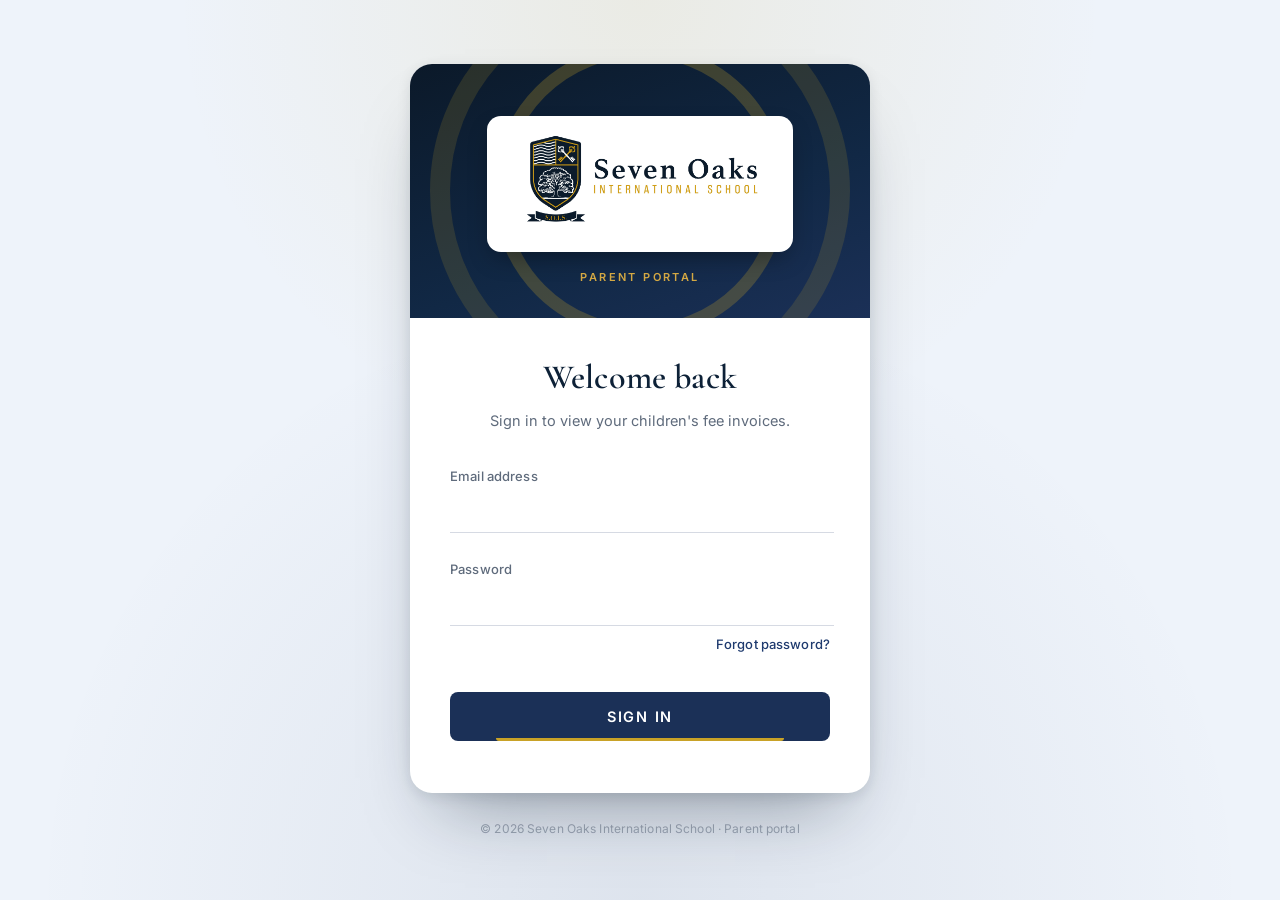
<file: parent-portal.html>
<!DOCTYPE html>
<html lang="en">
<head>
  <meta charset="UTF-8">
  <meta name="viewport" content="width=device-width, initial-scale=1.0">
  <title>Parent Portal — Seven Oaks International School</title>

  <!-- ── Display type (matches staff login page) ── -->
  <link rel="preconnect" href="https://fonts.googleapis.com">
  <link rel="preconnect" href="https://fonts.gstatic.com" crossorigin>
  <link href="https://fonts.googleapis.com/css2?family=Cormorant+Garamond:ital,wght@0,500;0,600;1,500&family=Inter:wght@400;500;600;700&display=swap" rel="stylesheet">

  <!-- ── Core styles (variables + login card shell), reused as-is ── -->
  <link rel="stylesheet" href="css/core.css?v=20260924a">
  <link rel="stylesheet" href="css/auth.css?v=20260903b">
  <link rel="stylesheet" href="css/parent-portal.css?v=20260924a">
</head>
<body class="login-page">
  <div id="pp-root"></div>

  <!-- Same school letterhead the staff app prints with. -->
  <script src="js/print-letterhead.js?v=20260924a"></script>
  <script src="js/parent-portal.js?v=20260924a"></script>
</body>
</html>
</file>
<file: css/core.css>
/* ==================== CSS CUSTOM PROPERTIES ==================== */
:root {
  /* NAVY — primary colour */
  --navy-950: #0B1929;
  --navy-900: #0D2137;
  --navy-800: #112845;
  --navy-700: #1B3057;
  --navy-600: #1E3A6E;
  --navy-400: #4A6FA5;
  --navy-100: #DCE6F5;
  --navy-50:  #EEF3FA;

  /* GOLD — complementary colour */
  --gold-600: #A67C00;
  --gold-500: #C9A227;
  --gold-400: #D4A843;
  --gold-200: #EDD88A;
  --gold-100: #FAF2D3;

  /* BRAND MOTIF — gold "incomplete rings within rings" + a wave line, echoing
     the wave quadrant of the school crest. Reused as a low-opacity decorative
     ::before layer wherever there's navy background with no dense text
     (rail, flyout header banner, dashboard hero, parent-portal topbar) —
     never behind list rows or tables. */
  --brand-motif-url: url("data:image/svg+xml,%3Csvg xmlns='http://www.w3.org/2000/svg' viewBox='0 0 640 400'%3E%3Ccircle cx='520' cy='120' r='230' fill='none' stroke='%23C9A227' stroke-width='16' stroke-dasharray='560 460' opacity='0.10'/%3E%3Ccircle cx='520' cy='120' r='150' fill='none' stroke='%23D4A843' stroke-width='10' stroke-dasharray='380 240' opacity='0.16'/%3E%3Ccircle cx='520' cy='120' r='92' fill='none' stroke='%23EDD88A' stroke-width='6' stroke-dasharray='230 150' opacity='0.20'/%3E%3Cpath d='M-20 300 Q20 275 60 300 T140 300 T220 300 T300 300 T380 300 T460 300 T540 300 T620 300 T700 300' fill='none' stroke='%23C9A227' stroke-width='3' opacity='0.14'/%3E%3Cpath d='M-20 340 Q20 315 60 340 T140 340 T220 340 T300 340 T380 340 T460 340 T540 340 T620 340 T700 340' fill='none' stroke='%23C9A227' stroke-width='2' opacity='0.09'/%3E%3C/svg%3E");
  /* Bolder variant for small/compact navy bands (flyout header, parent-portal
     topbar) — the fainter one above disappears once the SVG is scaled down
     to a ~200px-wide canvas, since stroke widths scale down with it. */
  --brand-motif-url-compact: url("data:image/svg+xml,%3Csvg xmlns='http://www.w3.org/2000/svg' viewBox='0 0 640 400'%3E%3Ccircle cx='520' cy='120' r='230' fill='none' stroke='%23C9A227' stroke-width='20' stroke-dasharray='560 460' opacity='0.22'/%3E%3Ccircle cx='520' cy='120' r='150' fill='none' stroke='%23D4A843' stroke-width='13' stroke-dasharray='380 240' opacity='0.30'/%3E%3Ccircle cx='520' cy='120' r='92' fill='none' stroke='%23EDD88A' stroke-width='8' stroke-dasharray='230 150' opacity='0.38'/%3E%3C/svg%3E");

  /* CORAL — used sparingly for danger/cancel */
  --coral-600: #B03030;
  --coral-500: #D94040;
  --coral-400: #E86060;
  --coral-100: #FDEAEA;

  /* NEUTRAL */
  --white:    #FFFFFF;
  --grey-50:  #F8F9FB;
  --grey-100: #ECEEF2;
  --grey-200: #D6DAE3;
  --grey-400: #9AA3B2;
  --grey-600: #5F6B7C;
  --grey-800: #2D3748;
  --grey-900: #1A202C;

  /* SEMANTIC ALIASES */
  --color-primary:        var(--navy-700);
  --color-primary-dark:   var(--navy-900);
  --color-primary-light:  var(--navy-100);
  --color-accent:         var(--gold-500);
  --color-accent-dark:    var(--gold-600);
  --color-accent-light:   var(--gold-100);
  --color-danger:         var(--coral-500);
  --color-danger-dark:    var(--coral-600);
  --color-danger-light:   var(--coral-100);
  --color-success:        #2E8B57;

  /* LEFT RAIL */
  --rail-bg:              var(--navy-900);
  --rail-text:            rgba(255,255,255,0.65);
  --rail-text-hover:      #FFFFFF;
  --rail-item-hover-bg:   var(--navy-800);
  --rail-item-active-bg:  var(--navy-700);
  --rail-accent-bar:      var(--gold-500);

  /* FLYOUT PANEL */
  --flyout-bg:               #FFFFFF;
  --flyout-border:           var(--grey-100);
  --flyout-item-active-bg:   var(--navy-700);
  --flyout-item-active-text: #FFFFFF;
  --flyout-item-hover-bg:    var(--navy-50);
  --flyout-group-text:       var(--coral-500);

  /* BUTTONS */
  --btn-primary-bg:    var(--navy-700);
  --btn-primary-hover: var(--navy-600);
  --btn-primary-text:  #FFFFFF;
  --btn-gold-bg:       var(--gold-500);
  --btn-gold-hover:    var(--gold-400);
  --btn-gold-text:     #FFFFFF;
  --btn-danger-bg:     var(--coral-500);
  --btn-danger-hover:  var(--coral-400);
  --btn-danger-text:   #FFFFFF;
  --btn-ghost-border:  var(--grey-200);
  --btn-ghost-text:    var(--grey-800);
  --btn-ghost-hover-bg:var(--grey-50);

  /* INPUTS */
  --input-bg:           #FFFFFF;
  --input-border:       var(--grey-200);
  --input-focus-border: var(--navy-700);
  --input-focus-shadow: rgba(27,48,87,0.15);
  --input-placeholder:  var(--grey-400);

  /* CARDS */
  --card-bg:     #FFFFFF;
  --card-border: var(--grey-100);
  --card-shadow: 0 1px 4px rgba(11,25,41,0.07), 0 4px 12px rgba(11,25,41,0.04);
  --card-radius: 10px;

  /* TABLES */
  --table-header-bg:       var(--navy-700);
  --table-header-text:     #FFFFFF;
  --table-border:          var(--grey-100);
  --table-row-even-bg:     var(--grey-50);
  --table-row-hover-bg:    var(--navy-50);
  --table-row-active-bg:   var(--navy-700);
  --table-row-active-text: #FFFFFF;

  /* PAGE */
  --page-bg:    #FFFFFF;
  --content-bg: #FFFFFF;

  /* TYPOGRAPHY */
  --font-heading: 'Inter', system-ui, -apple-system, sans-serif;
  --font-body:    'Inter', system-ui, -apple-system, sans-serif;

  /* SPACING / SHAPE */
  --radius-sm: 5px;
  --radius-md: 8px;
  --radius-lg: 12px;
  --transition: 0.16s ease;
}

/* ==================== GLOBAL ==================== */
body {
  font-family: Arial, sans-serif;
  background-color: var(--page-bg);
  margin: 0;
}

/* ==================== DASHBOARD LAYOUT ==================== */
.container {
  display: flex;
  min-height: 100vh;
}

.sidebar {
  width: 220px;
  background: var(--navy-900);
  color: var(--white);
  padding: 20px 0;
  flex-shrink: 0;
}

.sidebar h2 {
  padding: 0 20px;
  margin: 0 0 30px;
  font-size: 1.4rem;
}

.sidebar ul {
  list-style: none;
  padding: 0;
  margin: 0;
}

.sidebar li {
  padding: 12px 20px;
  cursor: pointer;
  border-bottom: 1px solid var(--navy-800);
  transition: background 0.2s;
}

.sidebar li:hover {
  background: var(--navy-800);
}

.sidebar li.dropdown {
  position: relative;
}

.sidebar .dropdown-menu {
  position: absolute;
  top: 0;
  left: 100%;
  min-width: 220px;
  background: var(--navy-900);
  border: 1px solid var(--navy-800);
  box-shadow: 3px 3px 10px rgba(0,0,0,0.3);
  z-index: 1000;
}

.sidebar .dropdown-menu li {
  white-space: nowrap;
}

.sidebar .dropdown-menu .dropdown-menu {
  left: auto;
  right: 100%;
  top: 0;
}

#main-content {
  flex: 1;
  padding: 24px;
  background: var(--content-bg);
  overflow-y: auto;
}

/* ==================== FORMS & BUTTONS ==================== */
input, button, select, textarea {
  padding: 10px;
  margin: 8px 0;
  border: 1px solid var(--input-border);
  border-radius: var(--radius-sm);
  font-size: 0.95rem;
}

input, select, textarea {
  width: 100%;
  max-width: 400px;
  display: block;
  background: var(--input-bg);
  color: var(--grey-800);
}

input:focus, select:focus, textarea:focus {
  border-color: var(--input-focus-border);
  box-shadow: 0 0 0 3px var(--input-focus-shadow);
  outline: none;
}

input::placeholder { color: var(--input-placeholder); }

button {
  background-color: var(--btn-primary-bg);
  color: var(--btn-primary-text);
  border: none;
  cursor: pointer;
  width: auto;
  padding: 10px 20px;
  transition: background var(--transition);
}

button:hover {
  background-color: var(--btn-primary-hover);
}

/* ==================== TABLES ==================== */
table {
  width: 100%;
  border-collapse: collapse;
  margin-top: 1rem;
  background: var(--white);
  box-shadow: 0 1px 4px rgba(0,0,0,0.05);
}

th, td {
  padding: 10px;
  border-bottom: 1px solid var(--table-border);
  text-align: left;
}

th {
  background: var(--grey-50);
  font-weight: bold;
  color: var(--grey-800);
}

/* ==================== MISC ==================== */
#error {
  color: var(--color-danger);
  margin-top: 10px;
}

#attendanceStatus, #balance-result, #report-output {
  margin-top: 15px;
  padding: 10px;
  background: var(--white);
  border-radius: var(--radius-sm);
}

.dashboard {
  background: var(--card-bg);
  padding: 2rem;
  border-radius: var(--radius-md);
  box-shadow: var(--card-shadow);
  width: 100%;
  max-width: 800px;
  margin: 20px auto;
  text-align: left;
}

/* ==================== SHARED UTILITIES ==================== */

/* ── Unified action dropdown ── */
.action-dropdown,
.fin-action-dropdown,
.hr-action-dropdown,
.role-action-dropdown,
.um-action-dropdown {
  position: absolute;
  right: 0;
  top: 100%;
  background: var(--white);
  border: 1px solid var(--card-border);
  border-radius: var(--radius-md);
  box-shadow: 0 4px 18px rgba(11,25,41,0.14);
  z-index: 200;
  min-width: 140px;
  overflow: hidden;
}
.action-dropdown a,
.fin-action-dropdown a,
.hr-action-dropdown a,
.role-action-dropdown a,
.um-action-dropdown a {
  display: block;
  padding: 9px 14px;
  color: var(--grey-800);
  text-decoration: none;
  font-size: 0.88rem;
  white-space: nowrap;
  transition: background var(--transition);
}
.action-dropdown a:hover,
.fin-action-dropdown a:hover,
.hr-action-dropdown a:hover,
.role-action-dropdown a:hover,
.um-action-dropdown a:hover { background: var(--navy-50); }

/* Live-search result rows (student pickers) — name on its own line, ID/status
   as a smaller muted line beneath, instead of one cramped "ID — Name" string. */
.fin-action-dropdown a.fin-search-option {
  display: flex;
  flex-direction: column;
  gap: 2px;
  white-space: normal;
}
.fin-search-option-name { font-weight: 600; color: var(--grey-800); font-size: 0.88rem; }
.fin-search-option-sub  { font-size: 0.76rem; color: var(--grey-600); }

/* ── Unified pagination ── */
.app-pagination,
.fin-pagination,
.hr-pagination,
.um-pagination {
  display: flex;
  gap: 4px;
  margin-top: 12px;
  flex-wrap: wrap;
}
.app-pagination button,
.fin-pagination button,
.hr-pagination button,
.um-pagination button {
  background: var(--white) !important;
  color: var(--grey-800) !important;
  border: 1px solid var(--grey-200) !important;
  padding: 5px 11px !important;
  border-radius: var(--radius-sm);
  cursor: pointer;
  font-size: 0.85rem;
  min-width: 34px;
  text-align: center;
  width: auto !important;
  margin: 0 !important;
  transition: background var(--transition);
}
.app-pagination button:hover,
.fin-pagination button:hover,
.hr-pagination button:hover,
.um-pagination button:hover { background: var(--grey-50) !important; }
.app-pagination button.fin-pg-active,
.app-pagination button.hr-pg-active,
.fin-pagination button.fin-pg-active,
.hr-pagination button.hr-pg-active,
.um-pagination button.um-pg-active {
  background: var(--navy-700) !important;
  color: var(--white) !important;
  border-color: var(--navy-700) !important;
}
.app-pagination button:disabled,
.fin-pagination button:disabled,
.hr-pagination button:disabled,
.um-pagination button:disabled { opacity: 0.5; cursor: default; }

/* ── Loading skeleton ── */
.skeleton-row td {
  background: linear-gradient(90deg, var(--grey-100) 25%, var(--grey-50) 50%, var(--grey-100) 75%);
  background-size: 200% 100%;
  animation: skeleton-shimmer 1.4s infinite;
  color: transparent !important;
  border-radius: 3px;
}
@keyframes skeleton-shimmer {
  0%   { background-position: 200% 0; }
  100% { background-position: -200% 0; }
}

/* ── Toast notifications ── */
#toast-container {
  position: fixed;
  bottom: 24px;
  right: 24px;
  z-index: 9999;
  display: flex;
  flex-direction: column;
  gap: 8px;
  pointer-events: none;
}
.app-toast {
  padding: 12px 20px;
  border-radius: 6px;
  font-size: 0.9rem;
  font-weight: 500;
  color: var(--white);
  box-shadow: 0 4px 12px rgba(0,0,0,0.18);
  opacity: 0;
  transform: translateY(8px);
  transition: opacity 0.25s ease, transform 0.25s ease;
  pointer-events: auto;
  max-width: 360px;
}
.app-toast--visible { opacity: 1; transform: translateY(0); }
.app-toast--success { background: var(--color-success); }
.app-toast--error   { background: var(--color-danger); }
.app-toast--info    { background: var(--navy-400); }
.app-toast--warning { background: #e67e22; }

/* ── Print styles ── */
/* The school letterhead on everything the app prints. js/print-letterhead.js
   appends #sois-print-frame (a real table) and #sois-print-footer to <body>,
   and on beforeprint it moves #main-content into the frame's body cell.

   The frame's <thead> is what repeats the crest and header on EVERY page and
   reserves the space for them — a table header group is the one running-header
   mechanism Chrome honours. The footer is position:fixed at bottom:0, which
   repeats pinned to the page bottom, with the frame's empty <tfoot> reserving
   its band. A negatively-offset fixed header sitting in a deep @page margin
   was measured and rejected: Chrome drops it from the last page. Keep this in
   step with soisDocCss() in js/print-letterhead.js. */
#sois-print-frame,
#sois-print-footer { display: none; }

@media print {
  @page { size: A4; margin: 12mm 19mm 10mm; }

  .sidebar, .hr-controls-row, .fin-controls-row, .sa-controls-row,
  .fin-btn-filter, .fin-export-btn, .hr-add-btn, .hr-filter-btn,
  .hr-icon-btn, button, .modal, #toast-container { display: none !important; }
  .container { display: block !important; }
  /* Set by js/print-letterhead.js once #main-content has moved into the print
     frame: the shell it left behind is min-height:100vh and would otherwise
     print as a blank first page. */
  .sois-print-wrapped .container { display: none !important; }
  main, #main-content { width: 100% !important; padding: 0 !important; }
  body { background: var(--white) !important; }
  .fin-table, .hr-table, table { box-shadow: none !important; }

  /* !important beats the inline display:none the injected nodes carry, which
     is there so they never flash on screen before this stylesheet lands. */
  #sois-print-frame { display: table !important; width: 100%; border-collapse: collapse; }
  #sois-print-frame > thead > tr > td,
  #sois-print-frame > tbody > tr > td,
  #sois-print-frame > tfoot > tr > td { padding: 0; }
  #sois-print-frame > thead > tr > td { padding-bottom: 4px; }
  #sois-print-frame .sois-foot-spacer { height: 12mm; }

  #sois-print-letterhead { text-align: center; color: #222A35; }
  #sois-print-letterhead .sois-crest-wrap { height: 17mm; overflow: hidden; margin-bottom: 2px; }
  #sois-print-letterhead .sois-crest      { width: 44mm; height: auto; display: inline-block; }
  #sois-print-letterhead .sois-lh-name    { font-weight: 700; font-size: 12pt; color: #222A35; }
  #sois-print-letterhead .sois-lh-line    { font-weight: 700; font-size: 8pt;  color: #222A35; line-height: 1.45; }
  #sois-print-letterhead .sois-rule       { border: none; border-top: 3px solid #c9a227; margin: 8px 0 0; }

  #sois-print-footer { display: block !important; position: fixed; bottom: 0; left: 0; right: 0; text-align: center; }
  #sois-print-footer .sois-doc-footer { font-style: italic; font-size: 9pt; color: #222A35; }
}

/* ==================== STUDENT MODULE COMPONENTS ==================== */

/* ── Edit / Detail shell ── */
.stu-edit-shell {
  background: var(--white);
  min-height: 100vh;
  display: flex;
  flex-direction: column;
}
.stu-tab-bar {
  display: flex;
  gap: 0;
  border-bottom: 2px solid var(--grey-100);
  padding: 0 28px;
  margin-top: 12px;
  flex-wrap: wrap;
}
.stu-tab-btn {
  background: none;
  border: none;
  border-bottom: 3px solid transparent;
  padding: 12px 18px;
  font-size: 0.88rem;
  font-weight: 500;
  color: var(--grey-600);
  cursor: pointer;
  margin-bottom: -2px;
  white-space: nowrap;
  width: auto !important;
  margin-right: 0 !important;
  transition: color var(--transition);
}
.stu-tab-btn:hover { color: var(--navy-700); }
.stu-tab-btn--active { border-bottom-color: var(--gold-500); color: var(--gold-600); font-weight: 600; }
.stu-edit-body {
  flex: 1;
  padding: 24px 28px;
  overflow-y: auto;
}
.stu-edit-footer {
  padding: 16px 28px;
  border-top: 1px solid var(--grey-100);
  display: flex;
  gap: 12px;
  background: var(--white);
}

/* ── Form grid ── */
.stu-form-grid {
  display: grid;
  grid-template-columns: 1fr 1fr;
  gap: 18px 28px;
}
.stu-form-group { display: flex; flex-direction: column; gap: 5px; }
.stu-form-group label { font-size: 0.88rem; font-weight: 500; color: var(--grey-800); }

/* ── Detail grid ── */
.stu-detail-grid {
  display: grid;
  grid-template-columns: 1fr 1fr;
  gap: 12px 24px;
}
.stu-detail-row { display: flex; flex-direction: column; gap: 2px; }
.stu-detail-label { font-size: 0.78rem; color: var(--grey-400); font-weight: 500; text-transform: uppercase; letter-spacing: 0.03em; }
.stu-detail-value { font-size: 0.92rem; color: var(--grey-900); font-weight: 500; }

/* ==================== LEFT RAIL + FLYOUT NAVIGATION ==================== */

.left-rail {
  position: fixed;
  top: 0; left: 0; bottom: 0;
  width: 120px;
  background: var(--rail-bg);
  display: flex;
  flex-direction: column;
  align-items: center;
  padding-top: 68px;
  z-index: 200;
  overflow-y: auto;
  overflow-x: hidden;
  transition: width 0.2s ease;
}
body.flyout-open .left-rail { width: 68px; }

/* Signature gold motif, faint, behind the rail buttons — never intercepts clicks */
.left-rail::before {
  content: '';
  position: absolute;
  top: 68px; left: 0; right: 0; bottom: 0;
  background-image: var(--brand-motif-url);
  background-repeat: no-repeat;
  background-position: right -60px top 40px;
  background-size: 340px 220px;
  pointer-events: none;
  z-index: 0;
}

.rail-item {
  width: 100%;
  display: flex;
  flex-direction: column;
  align-items: center;
  justify-content: center;
  border: none;
  background: transparent;
  cursor: pointer;
  border-left: 3px solid transparent;
  padding: 13px 6px;
  margin-bottom: 0;
  color: var(--rail-text);
  font-weight: 700;
  text-transform: uppercase;
  transition: background var(--transition), color var(--transition), border-color var(--transition);
  position: relative;
  text-align: center;
  box-sizing: border-box;
}
.rail-item:hover {
  background: var(--rail-item-hover-bg);
  color: var(--rail-text-hover);
}
/* Captivating hover-only glow — an animated gold outline for a module you're
   considering, distinct from the solid navy + left bar of an already-open one. */
.rail-item:hover:not(.active) {
  box-shadow: inset 0 0 0 1.5px rgba(201,162,39,0.55), 0 0 14px -2px rgba(201,162,39,0.55);
}
.rail-item.active {
  background: var(--rail-item-active-bg);
  color: var(--white);
  border-left-color: var(--rail-accent-bar);
}

/* Full label — shown when flyout is closed */
.rail-label-full {
  display: block;
  font-size: 9.5px;
  letter-spacing: 0.04em;
  line-height: 1.25;
  white-space: normal;
  word-break: break-word;
  max-width: 100px;
}
/* Short 3-letter label — shown when flyout is open */
.rail-label-short {
  display: none;
  font-size: 10px;
  letter-spacing: 0.08em;
}
body.flyout-open .rail-label-full  { display: none; }
body.flyout-open .rail-label-short { display: block; }

/* FLYOUT PANEL */
.flyout-panel {
  position: fixed;
  top: 0; left: 68px; bottom: 0;
  width: 280px;
  background: var(--flyout-bg);
  box-shadow: 2px 0 8px rgba(0,0,0,0.12);
  z-index: 190;
  display: flex;
  flex-direction: column;
  overflow: hidden;
}
.flyout-panel[hidden] { display: none; }

/* Navy-gradient banner (same treatment as .login-card-header) — the "you've
   arrived at a module" moment, carrying the faint ring/wave motif. The nav
   list below stays plain white/dense for legibility — decoration stops here. */
.flyout-header {
  position: relative;
  display: flex;
  align-items: center;
  justify-content: space-between;
  padding: 18px 18px 15px;
  background: linear-gradient(160deg, var(--navy-950) 0%, var(--navy-800) 60%, var(--navy-700) 100%);
  overflow: hidden;
  flex-shrink: 0;
}
.flyout-header::before {
  content: '';
  position: absolute;
  inset: 0;
  background-image: var(--brand-motif-url-compact);
  background-repeat: no-repeat;
  background-position: right -14px top -30px;
  background-size: 150px 94px;
  pointer-events: none;
}
.flyout-title {
  position: relative;
  font-weight: 700;
  font-size: 16px;
  letter-spacing: 0.01em;
  color: var(--white);
}
.flyout-close {
  position: relative;
  border: none; background: none; cursor: pointer;
  font-size: 20px; color: var(--gold-200); padding: 2px 6px;
  border-radius: var(--radius-sm); line-height: 1;
}
.flyout-close:hover { background: rgba(255,255,255,0.12); color: var(--white); }

.flyout-nav { flex: 1; overflow-y: auto; padding: 8px 0; }

.flyout-module-body[hidden] { display: none; }

.flyout-module-body > ul.dropdown-menu {
  position: static !important;
  display: block !important;
  background: transparent;
  border: none;
  box-shadow: none;
  padding: 0;
  margin: 0;
}

.flyout-module-body .dropdown-menu .dropdown-menu {
  position: static !important;
  background: transparent;
  border: none;
  box-shadow: none;
  margin-left: 16px;
  border-left: 2px solid var(--grey-100);
}

.flyout-nav.sidebar { width: auto; background: var(--white); color: var(--grey-800); padding: 8px 0; }
.flyout-nav.sidebar li { padding: 10px 20px; border-bottom: 1px solid var(--grey-50); color: var(--grey-800); font-size: 0.88rem; transition: background var(--transition); }
.flyout-nav.sidebar li:hover { background: var(--flyout-item-hover-bg); }
.flyout-nav.sidebar li.sidebar-active {
  background: var(--flyout-item-active-bg);
  color: var(--flyout-item-active-text);
  font-weight: 600;
  border-left: 3px solid var(--rail-accent-bar);
  padding-left: 17px;
}

.flyout-group-header {
  display: flex; align-items: center; justify-content: space-between;
  cursor: pointer; user-select: none;
  color: var(--flyout-group-text);
  font-weight: 600;
}
.flyout-group-chevron {
  font-size: 10px; color: inherit;
  display: inline-block;
  transition: transform 0.2s;
}
.flyout-group-header.flyout-group-open .flyout-group-chevron { transform: rotate(90deg); }

/* content area offset for the fixed rail + panel */
#main-content { margin-left: 120px; transition: margin-left 0.2s ease; }
body.flyout-open #main-content { margin-left: 348px; }

/* ── Student search cards ── */
.stu-cards-grid {
  display: grid;
  grid-template-columns: repeat(auto-fill, minmax(260px, 1fr));
  gap: 16px;
  margin-top: 4px;
}
.stu-card {
  background: var(--card-bg);
  border-radius: var(--radius-md);
  padding: 16px;
  box-shadow: var(--card-shadow);
  cursor: pointer;
  transition: box-shadow 0.15s;
  border: 1px solid var(--card-border);
}
.stu-card:hover { box-shadow: 0 4px 12px rgba(0,0,0,0.12); }
.stu-card-avatar {
  width: 48px; height: 48px; border-radius: 50%;
  background: var(--color-primary); color: var(--white); font-size: 1.4rem;
  display: flex; align-items: center; justify-content: center;
  margin-bottom: 10px;
}
.stu-card-name  { font-weight: 600; font-size: 0.95rem; color: var(--navy-700); margin-bottom: 2px; }
.stu-card-sub   { color: var(--grey-400); font-size: 0.8rem; margin-bottom: 6px; }
.stu-card-info  { font-size: 0.82rem; color: var(--grey-600); margin-bottom: 3px; }
.stu-card-fee   { display: inline-block; margin-top: 8px; color: var(--color-primary); font-size: 0.82rem; font-weight: 600; text-decoration: none; }
.stu-card-fee:hover { text-decoration: underline; }

/* ==================== LOGO IN LEFT RAIL ==================== */
.rail-logo-container {
  position: absolute;
  top: 0; left: 0; right: 0;
  height: 68px;
  display: flex;
  align-items: center;
  justify-content: center;
  background: var(--navy-900);
  border-bottom: 1px solid rgba(255,255,255,0.08);
  z-index: 10;
}
.rail-logo-crest {
  width: 58px;
  height: 58px;
  object-fit: contain;
  border-radius: 6px;
  display: block;
  background: transparent;
}
.rail-logo-fallback {
  display: none;
  width: 58px; height: 58px;
  background: var(--navy-700);
  border-radius: 6px;
  align-items: center;
  justify-content: center;
}
.rail-logo-initials {
  color: var(--gold-400);
  font-size: 24px;
  font-weight: 800;
}

/* Default (rail expanded, no module open): full wordmark + crest lockup in a
   white plaque — the logo file has a flat white background so it needs a
   deliberate backing, not a floating rectangle on navy.
   Once a module is open (body.flyout-open, rail narrows to 68px): only the
   crest is shown — the wordmark would be illegible at that width anyway. */
.rail-logo-horizontal-wrap {
  display: flex;
  align-items: center;
  justify-content: center;
  background: var(--white);
  border-radius: 8px;
  padding: 5px 9px;
  box-shadow: 0 3px 9px -3px rgba(0,0,0,0.4);
  max-width: 100px;
}
.rail-logo-horizontal {
  height: 34px;
  width: auto;
  max-width: 100%;
  object-fit: contain;
  display: block;
}
.rail-logo-crest-wrap { display: none; }
body.flyout-open .rail-logo-horizontal-wrap { display: none; }
body.flyout-open .rail-logo-crest-wrap {
  display: flex;
  align-items: center;
  justify-content: center;
}
.rail-logo-crest-only {
  width: 44px;
  height: 44px;
  object-fit: contain;
  border-radius: 6px;
  display: block;
  background: transparent;
}

/* ==================== BREADCRUMB ==================== */
.view-breadcrumb {
  display: flex;
  align-items: center;
  gap: 5px;
  justify-content: flex-end;
  font-size: 12px;
  margin-bottom: 14px;
  position: sticky;
  top: -24px;
  background: var(--white);
  z-index: 10;
  padding: 6px 0 8px;
}
.bc-link {
  color: var(--navy-400);
  text-decoration: none;
  cursor: pointer;
  transition: color var(--transition);
  user-select: none;
}
.bc-link:hover { color: var(--navy-700); text-decoration: underline; }
.bc-current { color: var(--grey-600); font-weight: 600; }
.bc-sep { color: var(--grey-400); }

/* ==================== SPLIT LAYOUT ==================== */

/* ── Quarter-three-quarter container ── */
.split-layout {
  display: flex;
  gap: 10px;
  height: calc(100vh - 110px);
  min-height: 0;
}

/* ── Left panel (list, 25%) — white with subtle border ── */
.split-left {
  width: 25%;
  min-width: 230px;
  max-width: 310px;
  flex-shrink: 0;
  background: var(--white);
  border: 1px solid var(--grey-200);
  border-radius: var(--card-radius);
  box-shadow: var(--card-shadow);
  display: flex;
  flex-direction: column;
  overflow: hidden;
}
.split-left-header {
  display: flex;
  align-items: center;
  justify-content: space-between;
  padding: 12px 14px 8px;
  border-bottom: 1px solid var(--grey-100);
  flex-shrink: 0;
}
.split-left-title {
  font-size: 13px; font-weight: 700;
  color: var(--navy-900);
}
.split-left-count {
  font-size: 11px;
  background: var(--navy-100);
  color: var(--navy-700);
  padding: 2px 8px;
  border-radius: 20px;
  font-weight: 600;
  border: 1px solid var(--navy-100);
}
.split-left-menu-btn {
  background: none; border: none;
  color: var(--grey-400); font-size: 17px;
  cursor: pointer; padding: 2px 6px;
  border-radius: var(--radius-sm);
  letter-spacing: 1px;
}
.split-left-menu-btn:hover {
  background: var(--grey-100); color: var(--grey-800);
}
/* 2-column header row inside left panel */
.split-left-col-headers {
  display: grid;
  grid-template-columns: 1fr 1fr;
  padding: 5px 12px;
  background: var(--navy-700);
  border-bottom: 1px solid var(--navy-600);
  flex-shrink: 0;
}
.split-left-col-headers span {
  font-size: 9.5px;
  font-weight: 700;
  color: rgba(255,255,255,0.75);
  text-transform: uppercase;
  letter-spacing: 0.07em;
  white-space: nowrap;
  overflow: hidden;
  text-overflow: ellipsis;
}
.split-left-search {
  padding: 8px 10px;
  border-bottom: 1px solid var(--grey-100);
  flex-shrink: 0;
}
.split-left-search input {
  width: 100%;
  padding: 6px 10px 6px 28px;
  font-size: 12px;
  border: 1px solid var(--grey-200);
  border-radius: var(--radius-sm);
  max-width: none;
  background: var(--grey-50)
    url("data:image/svg+xml,%3Csvg xmlns='http://www.w3.org/2000/svg' width='12' height='12' viewBox='0 0 24 24' fill='none' stroke='%239AA3B2' stroke-width='2.5'%3E%3Ccircle cx='11' cy='11' r='8'/%3E%3Cpath d='m21 21-4.3-4.3'/%3E%3C/svg%3E")
    no-repeat 8px center;
  background-size: 12px;
  color: var(--grey-800);
  box-sizing: border-box;
}
.split-left-search input::placeholder { color: var(--grey-400); }
.split-left-search input:focus {
  border-color: var(--navy-700);
  box-shadow: 0 0 0 2px rgba(27,48,87,0.12);
  outline: none;
  background-color: var(--white);
}
.split-list {
  flex: 1;
  overflow-y: auto;
  padding: 0;
}
.split-list::-webkit-scrollbar { width: 4px; }
.split-list::-webkit-scrollbar-thumb {
  background: var(--grey-200); border-radius: 2px;
}

/* List rows — 2-column table format */
.split-list-row {
  display: grid;
  grid-template-columns: 1fr 1fr;
  padding: 9px 12px;
  cursor: pointer;
  border-bottom: 1px solid var(--grey-100);
  border-left: 3px solid transparent;
  transition: background var(--transition), border-left-color var(--transition);
  min-height: 36px;
  align-items: center;
}
.split-list-row:hover {
  background: var(--navy-50);
  border-left-color: rgba(27,48,87,0.25);
}
.split-list-row.active {
  background: var(--navy-700);
  border-left-color: var(--gold-400);
}
.split-col1 {
  font-size: 12px;
  font-weight: 600;
  color: var(--navy-900);
  white-space: nowrap;
  overflow: hidden;
  text-overflow: ellipsis;
  padding-right: 6px;
}
.split-col2 {
  font-size: 11px;
  color: var(--grey-600);
  white-space: nowrap;
  overflow: hidden;
  text-overflow: ellipsis;
}
.split-list-row.active .split-col1 { color: var(--white); }
.split-list-row.active .split-col2 { color: rgba(255,255,255,0.72); }

/* Collapsible section headers — opt-in via renderSplitView's cfg.groupBy.
   Sticky so the section a row belongs to stays named while the list scrolls. */
.split-group-header {
  display: flex; align-items: center; gap: 6px;
  padding: 6px 12px;
  background: var(--grey-50);
  border-top: 1px solid var(--grey-100);
  border-bottom: 1px solid var(--grey-100);
  cursor: pointer; user-select: none;
  position: sticky; top: 0; z-index: 1;
}
.split-group-header:hover { background: var(--grey-100); }
.split-group-caret { font-size: 9px; color: var(--grey-400); width: 10px; }
.split-group-label {
  flex: 1;
  font-size: 10px; font-weight: 700;
  text-transform: uppercase; letter-spacing: 0.06em;
  color: var(--navy-700);
}
.split-group-count {
  font-size: 10px; font-weight: 600;
  color: var(--grey-500);
  background: var(--white);
  border: 1px solid var(--grey-200);
  border-radius: 9px;
  padding: 1px 7px;
}

/* ── Right panel (3/4) — white, rounded all corners ── */
.split-right {
  flex: 1; min-width: 0;
  display: flex; flex-direction: column;
  overflow: hidden;
  border-radius: var(--card-radius);
  border: 1px solid var(--grey-200);
  box-shadow: var(--card-shadow);
  background: var(--white);
}

/* State A: Add form */
.split-right-add {
  background: var(--white);
  border: none;
  border-radius: 0;
  box-shadow: none;
  flex: 1; overflow-y: auto;
  padding: 22px 26px;
}
.split-right-add-title {
  font-size: 17px; font-weight: 700;
  color: var(--grey-900); margin-bottom: 18px;
}
/* Single-column override for add forms inside split right panel */
.split-right-add .stu-form-grid,
.split-right-add .fin-form-grid-2,
.split-right-add .hr-form-grid {
  grid-template-columns: 1fr !important;
  gap: 14px !important;
}
.split-right-add .stu-tab-btn { padding: 6px 12px; font-size: 12px; }

/* State B: Detail view */
.split-right-detail {
  flex: 1; overflow-y: auto;
  display: flex; flex-direction: column; gap: 12px;
  border: none;
  border-radius: 0;
  padding: 0 2px 2px 0;
  background: var(--white);
}
.detail-banner {
  background: var(--navy-700);
  border-radius: var(--card-radius);
  padding: 20px 22px;
  display: flex; align-items: center; gap: 16px;
  position: relative; overflow: hidden;
  flex-shrink: 0;
  margin: 2px 2px 0;
}
/* Gold decorative concentric circles */
.detail-banner::after {
  content: '';
  position: absolute; right: -24px; top: -24px;
  width: 110px; height: 110px;
  border-radius: 50%;
  border: 18px solid rgba(201,162,39,0.35);
  pointer-events: none;
}
.detail-banner::before {
  content: '';
  position: absolute; right: 10px; top: 10px;
  width: 60px; height: 60px;
  border-radius: 50%;
  border: 10px solid rgba(201,162,39,0.20);
  pointer-events: none;
}
.detail-banner-photo {
  width: 58px; height: 58px; border-radius: 50%;
  object-fit: cover; border: 2.5px solid var(--gold-500); flex-shrink: 0;
}
.detail-banner-initials {
  width: 58px; height: 58px; border-radius: 50%;
  background: rgba(255,255,255,0.15);
  color: var(--white); font-size: 20px; font-weight: 700;
  display: flex; align-items: center; justify-content: center;
  border: 2.5px solid var(--gold-500); flex-shrink: 0;
}
.detail-banner-name {
  font-size: 21px; font-weight: 700; color: var(--white);
}
.detail-banner-sub {
  font-size: 13px; color: rgba(255,255,255,0.72); margin-top: 3px;
}
.detail-action-trigger {
  position: absolute; top: 14px; right: 16px;
  background: rgba(255,255,255,0.15); border: none;
  color: var(--white); padding: 5px 10px;
  border-radius: var(--radius-sm); cursor: pointer;
  font-size: 15px; letter-spacing: 2px;
  transition: background var(--transition); z-index: 2;
}
.detail-action-trigger:hover { background: rgba(255,255,255,0.28); }
.detail-info-card {
  background: var(--white);
  border: 1px solid var(--card-border);
  border-radius: var(--card-radius);
  box-shadow: none;
  padding: 18px 22px;
  flex-shrink: 0;
  margin: 0 2px;
}
.detail-info-title {
  font-size: 14px; font-weight: 700;
  color: var(--grey-900); margin-bottom: 14px;
}
.detail-fields-grid {
  display: grid;
  grid-template-columns: repeat(auto-fill, minmax(155px, 1fr));
  gap: 18px;
}
.detail-field { display: flex; flex-direction: column; gap: 3px; }
.detail-field-label {
  font-size: 10px; font-weight: 600;
  color: var(--grey-400); text-transform: uppercase; letter-spacing: 0.06em;
}
.detail-field-value { font-size: 13px; color: var(--grey-900); font-weight: 500; }

/* Action dropdown from [...] */
.split-action-dropdown {
  position: absolute; right: 0; top: 40px;
  background: var(--white); border: 1px solid var(--card-border);
  border-radius: var(--radius-md);
  box-shadow: 0 4px 18px rgba(11,25,41,0.14);
  z-index: 50; min-width: 140px; overflow: hidden;
}
.split-action-dropdown button {
  display: block; width: 100%;
  padding: 10px 16px; text-align: left;
  background: none; border: none; cursor: pointer;
  font-size: 13px; color: var(--grey-800);
  transition: background var(--transition);
}
.split-action-dropdown button:hover { background: var(--navy-50); }
.split-action-dropdown button.danger { color: var(--color-danger); }
.split-action-dropdown button.danger:hover { background: var(--coral-100); }

/* State C: Full-window edit */
.split-edit-fullscreen {
  background: var(--white);
  border: none;
  border-radius: 0;
  box-shadow: none;
  flex: 1; overflow-y: auto; padding: 26px 30px;
}
.split-edit-header {
  display: flex; align-items: center;
  justify-content: space-between; margin-bottom: 22px;
}
.split-edit-title {
  font-size: 19px; font-weight: 700; color: var(--grey-900);
}
/* Restore 2-column grid in full-screen edit */
.split-edit-fullscreen .stu-form-grid,
.split-edit-fullscreen .fin-form-grid-2,
.split-edit-fullscreen .hr-form-grid {
  grid-template-columns: 1fr 1fr !important;
  gap: 18px 28px !important;
}

/* Skeleton loading for left panel list */
.split-skeleton-row {
  display: grid;
  grid-template-columns: 1fr 1fr;
  align-items: center;
  padding: 9px 12px;
  border-bottom: 1px solid var(--grey-100);
  gap: 10px;
}
.split-skeleton-row > div {
  height: 12px;
  border-radius: 4px;
}
@keyframes shimmer {
  0%   { background-position: 200% 0; }
  100% { background-position: -200% 0; }
}
.shimmer {
  background: linear-gradient(
    90deg, var(--grey-100) 25%, var(--grey-50) 50%, var(--grey-100) 75%
  );
  background-size: 200% 100%;
  animation: shimmer 1.4s infinite;
  border-radius: 4px;
}

/* ==================== COMPONENT-LEVEL COLOUR RULES ==================== */

/* ── Page background ── */
body, #main-content { background: var(--page-bg); }

/* ── Buttons ── */
.btn-primary, .btn-teal, button.btn-submit {
  background: var(--btn-primary-bg);
  color: var(--btn-primary-text);
  border: none;
  border-radius: var(--radius-sm);
  transition: background var(--transition);
}
.btn-primary:hover, .btn-teal:hover { background: var(--btn-primary-hover); }

.btn-add, .btn-gold {
  background: var(--btn-gold-bg);
  color: var(--btn-gold-text);
  border: none;
  border-radius: var(--radius-sm);
  font-weight: 600;
  transition: background var(--transition);
}
.btn-add:hover, .btn-gold:hover { background: var(--btn-gold-hover); }

.btn-cancel, .btn-danger, .btn-delete {
  background: var(--btn-danger-bg);
  color: var(--btn-danger-text);
  border: none;
  border-radius: var(--radius-sm);
  transition: background var(--transition);
}
.btn-cancel:hover, .btn-danger:hover { background: var(--btn-danger-hover); }

.btn-ghost, .btn {
  background: transparent;
  border: 1px solid var(--btn-ghost-border);
  color: var(--btn-ghost-text);
  border-radius: var(--radius-sm);
  transition: background var(--transition);
  cursor: pointer;
  padding: 8px 16px;
  font-size: 0.9rem;
}
.btn-ghost:hover, .btn:hover { background: var(--btn-ghost-hover-bg); }

/* ── Data tables ── */
.data-table thead tr {
  background: var(--table-header-bg);
  color: var(--table-header-text);
  font-size: 11px;
  font-weight: 700;
  text-transform: uppercase;
  letter-spacing: 0.06em;
}
.data-table tbody tr:nth-child(even) { background: var(--table-row-even-bg); }
.data-table tbody tr:hover { background: var(--table-row-hover-bg); }
.data-table tbody tr.row-active {
  background: var(--table-row-active-bg);
  color: var(--table-row-active-text);
}
.data-table { border-collapse: collapse; }
.data-table td, .data-table th {
  border-bottom: 1px solid var(--table-border);
}

/* ── Cards ── */
.card, .form-card {
  background: var(--card-bg);
  border: 1px solid var(--card-border);
  border-radius: var(--card-radius);
  box-shadow: var(--card-shadow);
}

/* ── Badges ── */
.badge-active   { background: var(--gold-100);  color: var(--gold-600); }
.badge-draft    { background: var(--grey-100);  color: var(--grey-600); }
.badge-approved { background: #D4EDD9;          color: #1A5C30; }
.badge-rejected { background: var(--coral-100); color: var(--coral-600); }

/* ── Pagination ── */
.pagination-btn {
  background: var(--navy-700);
  color: var(--white);
  border: none;
  border-radius: var(--radius-sm);
  min-width: 32px; height: 32px;
  cursor: pointer;
}
.pagination-btn:hover { background: var(--navy-600); }
.pagination-btn.active { background: var(--gold-500); }

/* ── Search bar (reduced width) ── */
.search-input-bar,
input[placeholder*="Search"],
input[placeholder*="search"] {
  max-width: 180px;
  width: 180px;
}

/* ==================== DASHBOARD HOME ====================
   Scoped entirely to the #dash-home-root container rendered by
   renderDashboardHome() — never applied to #main-content globally, so no
   other list/table/detail view in the app is visually affected. */

#dash-home-root {
  margin: -24px -24px 0;
  padding: 0 0 32px;
  background:
    radial-gradient(circle at 100% 0%, rgba(201,162,39,0.08) 0%, rgba(201,162,39,0) 45%),
    radial-gradient(circle at 0% 100%, rgba(27,48,87,0.05) 0%, rgba(27,48,87,0) 55%),
    var(--white);
}

.dash-hero {
  position: relative;
  overflow: hidden;
  padding: 34px 40px 30px;
  background: linear-gradient(160deg, var(--navy-950) 0%, var(--navy-800) 60%, var(--navy-700) 100%);
  margin-bottom: 26px;
}
.dash-hero::before {
  content: '';
  position: absolute;
  inset: 0;
  background-image: var(--brand-motif-url);
  background-repeat: no-repeat;
  background-position: right -20px top -40px;
  background-size: 560px 350px;
  pointer-events: none;
}
.dash-hero-inner { position: relative; max-width: 760px; }
.dash-hero-eyebrow {
  font-family: 'Inter', Arial, sans-serif;
  font-size: 11px;
  font-weight: 700;
  letter-spacing: 0.22em;
  text-transform: uppercase;
  color: var(--gold-400);
  margin: 0 0 8px;
}
.dash-hero-title {
  font-family: 'Cormorant Garamond', Georgia, serif;
  font-weight: 600;
  font-size: 32px;
  color: var(--white);
  margin: 0 0 6px;
  letter-spacing: 0.01em;
}
.dash-hero-subtitle {
  font-family: 'Inter', Arial, sans-serif;
  font-size: 13.5px;
  color: rgba(255,255,255,0.75);
  margin: 0;
}

.dash-body { padding: 0 40px; }

/* ── Stats row ── */
.dash-stats-grid {
  display: grid;
  grid-template-columns: repeat(auto-fit, minmax(220px, 1fr));
  gap: 16px;
  margin-bottom: 28px;
}
.dash-stat-tile {
  background: var(--card-bg);
  border: 1px solid var(--card-border);
  border-radius: var(--card-radius);
  box-shadow: var(--card-shadow);
  padding: 18px 20px;
}
.dash-stat-label {
  font-size: 11px;
  font-weight: 700;
  letter-spacing: 0.08em;
  text-transform: uppercase;
  color: var(--grey-600);
  margin-bottom: 10px;
}
.dash-stat-value {
  font-size: 30px;
  font-weight: 700;
  color: var(--navy-900);
  line-height: 1;
}
.dash-stat-value-sub {
  font-size: 12px;
  color: var(--grey-600);
  margin-top: 4px;
}

/* Boys/girls proportion bar — two segments, fixed navy/gold order, 2px
   surface gap, always paired with direct count+% labels (never color-alone). */
.dash-split-bar {
  display: flex;
  gap: 2px;
  height: 14px;
  border-radius: 7px;
  overflow: hidden;
  background: var(--grey-100);
  margin: 4px 0 12px;
}
.dash-split-seg { border-radius: 7px; transition: width 0.5s ease; }
.dash-split-seg--a { background: var(--navy-700); }
.dash-split-seg--b { background: var(--gold-500); }
.dash-split-legend { display: flex; gap: 16px; flex-wrap: wrap; }
.dash-split-legend-item { display: flex; align-items: center; gap: 6px; font-size: 12.5px; color: var(--grey-800); }
.dash-split-swatch { width: 9px; height: 9px; border-radius: 2px; flex-shrink: 0; }
.dash-split-swatch--a { background: var(--navy-700); }
.dash-split-swatch--b { background: var(--gold-500); }
.dash-split-legend-count { font-weight: 700; color: var(--navy-900); }

.dash-stat-placeholder {
  border: 1.5px dashed var(--grey-200);
  border-radius: var(--card-radius);
  padding: 18px 20px;
  display: flex;
  flex-direction: column;
  align-items: flex-start;
  justify-content: center;
  color: var(--grey-400);
  font-size: 12.5px;
  min-height: 96px;
}
.dash-stat-placeholder-icon { font-size: 20px; margin-bottom: 6px; color: var(--grey-200); }

/* ── Quick Student Search ── */
.dash-search-card {
  background: var(--card-bg);
  border: 1px solid var(--card-border);
  border-radius: var(--card-radius);
  box-shadow: var(--card-shadow);
  max-width: 640px;
  overflow: hidden;
}
.dash-search-card-head {
  padding: 14px 20px;
  background: var(--navy-50);
  border-bottom: 1px solid var(--card-border);
  display: flex;
  align-items: center;
  gap: 8px;
}
.dash-search-card-title { font-weight: 700; font-size: 14px; color: var(--navy-900); }
.dash-search-card-body { padding: 18px 20px; }
.dash-search-input-row { display: flex; gap: 10px; }
.dash-search-input {
  flex: 1;
  padding: 9px 13px;
  border: 1px solid var(--input-border);
  border-radius: var(--radius-sm);
  font-size: 0.9rem;
}
.dash-search-input:focus { outline: none; border-color: var(--input-focus-border); box-shadow: 0 0 0 3px var(--input-focus-shadow); }
.dash-search-btn {
  padding: 9px 20px;
  background: var(--btn-gold-bg);
  color: var(--btn-gold-text);
  border: none;
  border-radius: var(--radius-sm);
  font-size: 0.9rem;
  font-weight: 600;
  cursor: pointer;
  white-space: nowrap;
}
.dash-search-btn:hover { background: var(--btn-gold-hover); }
.dash-search-results { margin-top: 14px; display: flex; flex-direction: column; gap: 2px; }
.dash-search-msg { color: var(--grey-400); font-size: 0.88rem; margin: 0; }
.dash-result-row {
  display: flex;
  align-items: center;
  gap: 12px;
  padding: 9px 6px;
  border-radius: var(--radius-sm);
  text-decoration: none;
  color: inherit;
  cursor: pointer;
}
.dash-result-row:hover { background: var(--navy-50); }
.dash-result-avatar {
  width: 36px; height: 36px; border-radius: 50%;
  background: var(--navy-700); color: var(--gold-400);
  display: flex; align-items: center; justify-content: center;
  font-size: 13px; font-weight: 700; flex-shrink: 0;
  border: 2px solid var(--gold-500);
}
.dash-result-name { font-weight: 600; font-size: 0.92rem; color: var(--navy-700); }
.dash-result-sub { font-size: 0.8rem; color: var(--grey-600); }
.dash-result-view { margin-left: auto; font-size: 0.82rem; font-weight: 600; color: var(--color-primary); }
.dash-result-more { color: var(--grey-400); font-size: 0.8rem; margin-top: 8px; }

/* ==================== TYPE-TO-FILTER DROPDOWNS (js/ui-helpers.js) ==================== */
select.ss-open {
  border-color: var(--input-focus-border);
  box-shadow: 0 0 0 3px var(--input-focus-shadow);
}
.ss-pop {
  position: fixed;
  z-index: 10000;
  display: flex;
  flex-direction: column;
  max-width: min(560px, calc(100vw - 16px));
  background: var(--white);
  border: 1px solid var(--grey-200);
  border-radius: var(--radius-sm);
  box-shadow: 0 8px 24px rgba(13, 33, 55, 0.18);
  font-size: 0.9rem;
  color: var(--grey-800);
  overflow: hidden;
}
.ss-pop .ss-input {
  flex: none;
  width: auto;
  max-width: none;
  margin: 6px;
  padding: 7px 9px;
  font-size: 0.9rem;
}
.ss-list {
  flex: 1 1 auto;
  min-height: 0;
  overflow-x: hidden;
  overflow-y: auto;
  scrollbar-gutter: stable;
  padding-bottom: 4px;
}
.ss-opt {
  padding: 7px 12px;
  cursor: pointer;
  white-space: nowrap;
  overflow: hidden;
  text-overflow: ellipsis;
}
.ss-opt.ss-in-group { padding-left: 22px; }
.ss-opt.ss-selected { font-weight: 600; color: var(--navy-700); }
.ss-opt.ss-active { background: var(--navy-50); }
.ss-opt.ss-selected.ss-active { background: var(--navy-100); }
.ss-opt.ss-disabled { color: var(--grey-400); cursor: default; }
.ss-group {
  padding: 8px 12px 4px;
  font-size: 0.75rem;
  font-weight: 600;
  text-transform: uppercase;
  letter-spacing: 0.04em;
  color: var(--grey-600);
}
.ss-foot {
  flex: none;
  padding: 6px 12px;
  border-top: 1px solid var(--grey-100);
  font-size: 0.8rem;
  color: var(--grey-600);
}
</file>
<file: css/auth.css>
/* ==================== LOGIN / PASSWORD RESET ==================== */

body.login-page {
  background:
    radial-gradient(circle at 50% 0%, rgba(201,162,39,0.10) 0%, rgba(201,162,39,0) 42%),
    radial-gradient(circle at 50% 100%, rgba(27,48,87,0.08) 0%, rgba(27,48,87,0) 55%),
    var(--navy-50);
  min-height: 100vh;
  margin: 0;
  padding: 0;
}

/* Hide app chrome whenever the login page is showing */
body.login-page .left-rail,
body.login-page .flyout-panel,
body.login-page #main-content {
  display: none !important;
}

.login-container {
  display: flex;
  flex-direction: column;
  align-items: center;
  justify-content: center;
  min-height: 100vh;
  padding: 48px 24px;
  box-sizing: border-box;
}

/* ── Card shell ─────────────────────────────────────────────────────────── */

.login-form-inner {
  width: 100%;
  max-width: 460px;
  display: flex;
  flex-direction: column;
  align-items: stretch;
  background: var(--white);
  border-radius: 22px;
  overflow: hidden;
  box-shadow:
    0 40px 70px -30px rgba(11,25,41,0.38),
    0 4px 14px rgba(11,25,41,0.10);
  animation: login-card-in 0.6s cubic-bezier(0.16,1,0.3,1) both;
}

@keyframes login-card-in {
  from { opacity: 0; transform: translateY(14px); }
  to   { opacity: 1; transform: translateY(0); }
}

/* ── Header: navy medallion zone (the signature moment) ────────────────── */

.login-card-header {
  position: relative;
  background: linear-gradient(160deg, var(--navy-950) 0%, var(--navy-800) 60%, var(--navy-700) 100%);
  padding: 52px 32px 34px;
  display: flex;
  flex-direction: column;
  align-items: center;
  overflow: hidden;
}

/* Gold concentric rings — the same "circle within a circle" motif used
   behind avatar initials on every module's detail banner (.detail-banner
   ::before/::after in core.css), scaled up as this page's signature element
   instead of a new one-off decoration. */
.login-header-rings {
  position: absolute;
  top: 50%; left: 50%;
  width: 0; height: 0;
  pointer-events: none;
}
.login-ring {
  position: absolute;
  top: 50%; left: 50%;
  border-radius: 50%;
  border-style: solid;
  border-color: var(--gold-500);
  transform: translate(-50%, -50%) scale(0.85);
  opacity: 0;
  animation: login-ring-in 0.7s cubic-bezier(0.16,1,0.3,1) both;
}
.login-ring-outer {
  width: 380px; height: 380px;
  border-width: 20px;
  --ring-opacity: 0.16;
  animation-delay: 0.05s;
}
.login-ring-inner {
  width: 268px; height: 268px;
  border-width: 13px;
  --ring-opacity: 0.26;
  animation-delay: 0.15s;
}
@keyframes login-ring-in {
  to { opacity: var(--ring-opacity, 1); transform: translate(-50%, -50%) scale(1); }
}

.login-logo-wrap {
  position: relative;
  z-index: 1;
  display: flex;
  justify-content: center;
  align-items: center;
  background: var(--white);
  border-radius: 14px;
  padding: 14px 22px;
  box-shadow: 0 10px 26px -8px rgba(0,0,0,0.45);
}
.login-logo {
  width: auto;
  max-width: 300px;
  height: auto;
  max-height: 108px;
  object-fit: contain;
  display: block;
}
.login-logo-fallback {
  display: flex;
  flex-direction: column;
  align-items: center;
  gap: 6px;
}
.login-logo-fallback-name {
  font-family: 'Cormorant Garamond', Georgia, serif;
  font-size: 40px;
  font-weight: 600;
  color: var(--white);
  letter-spacing: 0.02em;
}
.login-logo-fallback-sub {
  font-family: 'Inter', Arial, sans-serif;
  font-size: 12px;
  font-weight: 600;
  color: var(--gold-400);
  letter-spacing: 0.2em;
  text-transform: uppercase;
}

.login-eyebrow {
  position: relative;
  z-index: 1;
  margin: 18px 0 0;
  font-family: 'Inter', Arial, sans-serif;
  font-size: 11px;
  font-weight: 600;
  color: var(--gold-400);
  letter-spacing: 0.22em;
  text-transform: uppercase;
  text-align: center;
}

/* ── Body: the form itself ──────────────────────────────────────────────── */

.login-card-body {
  padding: 40px 40px 44px;
}

.login-welcome {
  font-family: 'Cormorant Garamond', Georgia, serif;
  font-size: 34px;
  font-weight: 600;
  color: var(--navy-900);
  text-align: center;
  margin: 0 0 10px 0;
  line-height: 1.2;
  letter-spacing: 0.005em;
}

.login-subtitle {
  font-family: 'Inter', Arial, sans-serif;
  font-size: 14.5px;
  font-weight: 400;
  color: var(--grey-600);
  text-align: center;
  line-height: 1.6;
  margin: 0 0 36px 0;
}

.login-reset-hint {
  font-family: 'Inter', Arial, sans-serif;
  font-size: 14.5px;
  color: var(--grey-600);
  text-align: center;
  line-height: 1.7;
  margin: 0 0 32px 0;
}

.login-field-group {
  display: flex;
  flex-direction: column;
}

.login-label {
  font-family: 'Inter', Arial, sans-serif;
  font-size: 13px;
  font-weight: 500;
  color: var(--grey-600);
  margin-bottom: 8px;
  letter-spacing: 0.01em;
}

.login-input {
  font-family: 'Inter', Arial, sans-serif;
  font-size: 17px;
  font-weight: 400;
  color: var(--navy-900);
  background: transparent;
  border: none;
  border-bottom: 1.5px solid var(--grey-200);
  border-radius: 0;
  padding: 8px 2px 12px 2px;
  width: 100%;
  max-width: none;
  outline: none;
  transition: border-color 0.2s ease, box-shadow 0.2s ease;
  letter-spacing: 0.01em;
  margin: 0;
}
.login-input:focus {
  border-bottom-color: var(--gold-500);
  box-shadow: 0 1px 0 0 var(--gold-500);
}
.login-input::placeholder { color: transparent; }

.login-field-footer {
  display: flex;
  justify-content: space-between;
  align-items: center;
  margin-top: 10px;
}

.login-forgot-link {
  font-family: 'Inter', Arial, sans-serif;
  font-size: 13px;
  color: var(--navy-600);
  text-decoration: none;
  font-weight: 500;
  letter-spacing: 0.01em;
  transition: color 0.15s;
}
.login-forgot-link:hover {
  color: var(--gold-600);
  text-decoration: underline;
}

.login-back-link {
  font-family: 'Inter', Arial, sans-serif;
  font-size: 13.5px;
  color: var(--grey-600);
  text-decoration: none;
  font-weight: 500;
  transition: color 0.15s;
}
.login-back-link:hover { color: var(--navy-700); }

.login-error-msg {
  font-family: 'Inter', Arial, sans-serif;
  font-size: 13.5px;
  color: var(--coral-500);
  background: var(--coral-100);
  border-left: 3px solid var(--coral-500);
  padding: 11px 14px;
  border-radius: 5px;
  margin: 22px 0 4px 0;
  line-height: 1.5;
}

.login-success-msg {
  font-family: 'Inter', Arial, sans-serif;
  font-size: 13.5px;
  color: #1B5E35;
  background: #D4EDD9;
  border-left: 3px solid #2E7D52;
  padding: 11px 14px;
  border-radius: 5px;
  margin: 22px 0 4px 0;
  line-height: 1.5;
}

.login-submit-btn {
  margin-top: 40px;
  width: 100%;
  padding: 16px 0;
  background: var(--navy-700);
  color: #FFFFFF;
  font-family: 'Inter', Arial, sans-serif;
  font-size: 14.5px;
  font-weight: 600;
  letter-spacing: 0.12em;
  text-transform: uppercase;
  border: none;
  border-radius: 8px;
  cursor: pointer;
  position: relative;
  overflow: hidden;
  transition: background 0.2s ease, transform 0.1s ease, box-shadow 0.2s ease;
}
.login-submit-btn::after {
  content: '';
  position: absolute;
  bottom: 0; left: 12%; right: 12%;
  height: 3px;
  background: var(--gold-500);
  border-radius: 0 0 8px 8px;
}
.login-submit-btn:hover {
  background: var(--navy-600);
  transform: translateY(-1px);
  box-shadow: 0 8px 20px -8px rgba(27,48,87,0.55);
}
.login-submit-btn:active { transform: translateY(0); }
.login-submit-btn:focus-visible {
  outline: 2px solid var(--gold-500);
  outline-offset: 2px;
}
.login-submit-btn:disabled {
  background: #8FA5C5;
  cursor: not-allowed;
  transform: none;
  box-shadow: none;
}
.login-submit-btn.loading::before {
  content: '';
  display: inline-block;
  width: 14px; height: 14px;
  border: 2px solid rgba(255,255,255,0.4);
  border-top-color: #FFFFFF;
  border-radius: 50%;
  animation: login-spin 0.7s linear infinite;
  margin-right: 10px;
  vertical-align: middle;
}
@keyframes login-spin { to { transform: rotate(360deg); } }

.login-input:focus-visible,
.login-forgot-link:focus-visible,
.login-back-link:focus-visible {
  outline: 2px solid var(--gold-500);
  outline-offset: 3px;
  border-radius: 2px;
}

.pwd-strength-label {
  font-family: 'Inter', Arial, sans-serif;
  font-size: 11px;
  color: var(--grey-400);
  margin-top: 4px;
  text-align: right;
}

.login-footer-note {
  font-family: 'Inter', Arial, sans-serif;
  font-size: 12px;
  color: var(--grey-400);
  text-align: center;
  margin: 28px 0 0;
  letter-spacing: 0.01em;
}

@media (prefers-reduced-motion: reduce) {
  .login-form-inner,
  .login-ring {
    animation: none !important;
    opacity: 1 !important;
    transform: none !important;
  }
  .login-ring-outer { opacity: 0.14 !important; }
  .login-ring-inner { opacity: 0.22 !important; }
}

@media (max-width: 480px) {
  .login-container { padding: 32px 16px; }
  .login-card-header { padding: 40px 24px 28px; }
  .login-card-body { padding: 32px 24px 36px; }
  .login-logo { max-height: 96px; max-width: 260px; }
  .login-ring-outer { width: 220px; height: 220px; border-width: 18px; }
  .login-ring-inner { width: 132px; height: 132px; border-width: 11px; }
  .login-welcome { font-size: 28px; }
}


/* ==================== PERMISSION BOOT FAILURE ====================
   Shown when the signed-in user's module registry can't be fetched. The
   permission helpers fail closed without it, so the dashboard is withheld
   rather than rendered with an empty rail that reads as a role problem. */
.perm-boot-error {
  max-width: 460px;
  margin: 18vh auto 0;
  padding: 32px 30px;
  background: var(--white);
  border: 1px solid var(--card-border);
  border-top: 4px solid var(--gold-500);
  border-radius: 10px;
  box-shadow: var(--card-shadow);
  font-family: 'Inter', Arial, sans-serif;
  text-align: center;
}
.perm-boot-error h2 {
  margin: 0 0 10px;
  font-size: 19px;
  color: var(--navy-700);
}
.perm-boot-error p {
  margin: 0;
  font-size: 14px;
  line-height: 1.6;
  color: var(--grey-800);
}
.perm-boot-error-actions {
  display: flex;
  gap: 10px;
  justify-content: center;
  margin-top: 24px;
}
.perm-boot-btn {
  padding: 11px 20px;
  font-family: 'Inter', Arial, sans-serif;
  font-size: 13px;
  font-weight: 600;
  letter-spacing: 0.06em;
  text-transform: uppercase;
  border: 1px solid var(--card-border);
  background: var(--white);
  color: var(--grey-800);
  border-radius: 7px;
  cursor: pointer;
  transition: background 0.2s ease;
}
.perm-boot-btn:hover { background: var(--grey-50); }
.perm-boot-btn--primary {
  background: var(--navy-700);
  border-color: var(--navy-700);
  color: #FFFFFF;
}
.perm-boot-btn--primary:hover { background: var(--navy-800); }
</file>
<file: css/parent-portal.css>
/* ==================== PARENT PORTAL ==================== */
/* Post-login dashboard/fees screens. Login/reset screens reuse auth.css's
   .login-* classes unchanged — this file only covers what auth.css doesn't:
   the topbar and the children/fees views. */

.pp-shell {
  min-height: 100vh;
  display: flex;
  flex-direction: column;
}

/* ── Topbar ── */
.pp-topbar {
  position: relative;
  overflow: hidden;
  background: linear-gradient(160deg, var(--navy-950) 0%, var(--navy-800) 60%, var(--navy-700) 100%);
  padding: 16px 28px;
  display: flex;
  align-items: center;
  justify-content: space-between;
  box-shadow: 0 4px 14px rgba(11,25,41,0.18);
}
/* Same faint gold ring/wave motif as the staff app's rail/flyout/dashboard —
   keeps the parent-facing portal visually in the same family. */
.pp-topbar::before {
  content: '';
  position: absolute;
  inset: 0;
  background-image: var(--brand-motif-url-compact);
  background-repeat: no-repeat;
  background-position: right -14px top -34px;
  background-size: 170px 106px;
  pointer-events: none;
}
.pp-topbar-brand {
  position: relative;
  display: flex;
  align-items: center;
  gap: 12px;
}
.pp-topbar-logo-wrap {
  background: var(--white);
  border-radius: 8px;
  padding: 5px 10px;
  display: flex;
  align-items: center;
  box-shadow: 0 4px 10px -4px rgba(0,0,0,0.4);
}
.pp-topbar-logo { height: 30px; width: auto; display: block; }
.pp-topbar-title {
  font-family: 'Cormorant Garamond', Georgia, serif;
  font-weight: 600;
  font-size: 20px;
  color: var(--white);
  letter-spacing: 0.01em;
}
.pp-topbar-title span {
  display: block;
  font-family: 'Inter', Arial, sans-serif;
  font-size: 10.5px;
  font-weight: 600;
  color: var(--gold-400);
  letter-spacing: 0.18em;
  text-transform: uppercase;
}
.pp-topbar-right {
  position: relative;
  display: flex;
  align-items: center;
  gap: 18px;
}
.pp-topbar-email {
  font-family: 'Inter', Arial, sans-serif;
  font-size: 13px;
  color: rgba(255,255,255,0.75);
}
.pp-logout-btn {
  font-family: 'Inter', Arial, sans-serif;
  font-size: 13px;
  font-weight: 600;
  color: var(--navy-900);
  background: var(--gold-500);
  border: none;
  border-radius: 6px;
  padding: 8px 16px;
  cursor: pointer;
  transition: background 0.15s;
}
.pp-logout-btn:hover { background: var(--gold-400); }

.pp-topbar-nav {
  position: relative;
  display: flex;
  align-items: center;
  gap: 22px;
}
.pp-topbar-nav-link {
  font-family: 'Inter', Arial, sans-serif;
  font-size: 13.5px;
  font-weight: 600;
  color: rgba(255,255,255,0.65);
  cursor: pointer;
  padding-bottom: 4px;
  border-bottom: 2px solid transparent;
  transition: color 0.15s, border-color 0.15s;
}
.pp-topbar-nav-link:hover { color: var(--white); }
.pp-topbar-nav-link.active { color: var(--white); border-bottom-color: var(--gold-500); }

/* ── Content shell ── */
.pp-container {
  flex: 1;
  width: 100%;
  max-width: 1080px;
  margin: 0 auto;
  padding: 36px 24px 60px;
  box-sizing: border-box;
}

.pp-page-header { margin-bottom: 24px; }
.pp-page-title {
  font-family: 'Cormorant Garamond', Georgia, serif;
  font-size: 28px;
  font-weight: 600;
  color: var(--navy-900);
  margin: 0 0 6px;
}
.pp-page-subtitle {
  font-family: 'Inter', Arial, sans-serif;
  font-size: 14px;
  color: var(--grey-600);
  margin: 0;
}
.pp-back-link {
  display: inline-flex;
  align-items: center;
  gap: 6px;
  font-family: 'Inter', Arial, sans-serif;
  font-size: 13px;
  font-weight: 500;
  color: var(--navy-600);
  text-decoration: none;
  margin-bottom: 18px;
  cursor: pointer;
}
.pp-back-link:hover { color: var(--gold-600); }

/* ── Children grid ── */
.pp-children-grid {
  display: grid;
  grid-template-columns: repeat(auto-fill, minmax(240px, 1fr));
  gap: 18px;
}
.pp-child-card {
  background: var(--white);
  border: 1px solid var(--grey-100);
  border-radius: 14px;
  padding: 22px 20px;
  box-shadow: 0 2px 10px -4px rgba(11,25,41,0.08);
  cursor: pointer;
  transition: transform 0.15s ease, box-shadow 0.15s ease;
}
.pp-child-card:hover {
  transform: translateY(-2px);
  box-shadow: 0 10px 22px -10px rgba(11,25,41,0.22);
}
.pp-child-avatar {
  width: 52px; height: 52px;
  border-radius: 50%;
  background: var(--navy-700);
  color: var(--white);
  display: flex;
  align-items: center;
  justify-content: center;
  font-family: 'Cormorant Garamond', Georgia, serif;
  font-size: 22px;
  font-weight: 600;
  margin-bottom: 14px;
  box-shadow: 0 0 0 4px var(--gold-100);
}
.pp-child-name {
  font-family: 'Inter', Arial, sans-serif;
  font-size: 15.5px;
  font-weight: 600;
  color: var(--navy-900);
  margin: 0 0 4px;
}
.pp-child-meta {
  font-family: 'Inter', Arial, sans-serif;
  font-size: 12.5px;
  color: var(--grey-600);
  margin: 0;
}
.pp-child-cta {
  margin-top: 14px;
  font-family: 'Inter', Arial, sans-serif;
  font-size: 12.5px;
  font-weight: 600;
  color: var(--navy-600);
  letter-spacing: 0.03em;
}

/* ── Fees summary + table ── */
.pp-summary-row {
  display: grid;
  grid-template-columns: repeat(auto-fit, minmax(150px, 1fr));
  gap: 14px;
  margin-bottom: 24px;
}
.pp-summary-tile {
  background: var(--white);
  border: 1px solid var(--grey-100);
  border-radius: 12px;
  padding: 16px 18px;
}
.pp-summary-label {
  font-family: 'Inter', Arial, sans-serif;
  font-size: 11.5px;
  font-weight: 600;
  color: var(--grey-600);
  text-transform: uppercase;
  letter-spacing: 0.04em;
  margin: 0 0 6px;
}
.pp-summary-value {
  font-family: 'Cormorant Garamond', Georgia, serif;
  font-size: 24px;
  font-weight: 600;
  color: var(--navy-900);
  margin: 0;
}
.pp-summary-value.pp-balance-due { color: var(--coral-600); }

.pp-table-wrap {
  background: var(--white);
  border: 1px solid var(--grey-100);
  border-radius: 12px;
  overflow: hidden;
  overflow-x: auto;
}
.pp-table { width: 100%; border-collapse: collapse; font-family: 'Inter', Arial, sans-serif; }
.pp-table th {
  text-align: left;
  font-size: 11px;
  font-weight: 700;
  text-transform: uppercase;
  letter-spacing: 0.05em;
  color: var(--grey-600);
  background: var(--grey-50);
  padding: 12px 16px;
  white-space: nowrap;
}
.pp-table td {
  font-size: 13.5px;
  color: var(--navy-900);
  padding: 13px 16px;
  border-top: 1px solid var(--grey-100);
  white-space: nowrap;
}
.pp-table tbody tr:hover td { background: var(--navy-50); }

.pp-status-badge {
  display: inline-block;
  padding: 4px 11px;
  border-radius: 12px;
  font-size: 11.5px;
  font-weight: 600;
  text-transform: capitalize;
}
.pp-status-draft           { background: var(--grey-100); color: var(--grey-600); }
.pp-status-issued          { background: var(--navy-100); color: var(--navy-600); }
.pp-status-partially_paid  { background: var(--gold-100); color: var(--gold-600); }
.pp-status-paid            { background: #D4EDD9;         color: #1A5C30; }
.pp-status-overdue         { background: var(--coral-100); color: var(--coral-600); }
.pp-status-cancelled       { background: var(--grey-100); color: var(--grey-400); }

.pp-empty-state {
  text-align: center;
  padding: 60px 20px;
  color: var(--grey-600);
  font-family: 'Inter', Arial, sans-serif;
}
.pp-empty-state-icon { font-size: 2rem; margin-bottom: 10px; }

.pp-skeleton-row { display: flex; gap: 12px; padding: 14px 16px; }
.pp-skeleton-row .shimmer {
  height: 14px; border-radius: 4px; flex: 1;
  background: linear-gradient(90deg, var(--grey-100) 25%, var(--grey-50) 37%, var(--grey-100) 63%);
  background-size: 400% 100%;
  animation: pp-shimmer 1.4s ease infinite;
}
@keyframes pp-shimmer { 0% { background-position: 100% 50%; } 100% { background-position: 0 50%; } }

/* ── Per-child sub-nav (Invoices / Full Statement) ────────────────────────── */
.pp-subnav {
  display: flex;
  gap: 26px;
  border-bottom: 1px solid var(--grey-100);
  margin-bottom: 22px;
}
.pp-subnav-link {
  font-family: 'Inter', Arial, sans-serif;
  font-size: 13.5px;
  font-weight: 600;
  color: var(--grey-600);
  padding: 0 2px 10px;
  border-bottom: 2px solid transparent;
  cursor: pointer;
  transition: color 0.15s ease, border-color 0.15s ease;
}
.pp-subnav-link:hover { color: var(--navy-700); }
.pp-subnav-link.active { color: var(--navy-900); border-bottom-color: var(--gold-500); }

/* ── Statement filter row ─────────────────────────────────────────────────── */
.pp-filter-row {
  display: flex;
  flex-wrap: wrap;
  align-items: flex-end;
  gap: 14px;
  margin-bottom: 22px;
}
.pp-filter-field { display: flex; flex-direction: column; gap: 5px; }
.pp-filter-label {
  font-family: 'Inter', Arial, sans-serif;
  font-size: 11.5px;
  font-weight: 600;
  color: var(--grey-600);
  text-transform: uppercase;
  letter-spacing: 0.04em;
}
.pp-filter-input {
  font-family: 'Inter', Arial, sans-serif;
  font-size: 13.5px;
  color: var(--navy-900);
  background: var(--white);
  border: 1px solid var(--grey-100);
  border-radius: 8px;
  padding: 9px 12px;
  /* core.css gives every input width:100% + an 8px margin; without
     border-box the padding pushed each date box into its neighbour. */
  box-sizing: border-box;
  height: 40px;
  margin: 0;
}
.pp-filter-input:focus { outline: none; border-color: var(--gold-500); }
/* Sits on its own line under the inputs rather than inside the Start Date
   field — inside it, flex-end alignment dropped End Date and Apply level with
   the hint instead of the Start Date input. */
.pp-filter-hint {
  flex-basis: 100%;
  margin: -6px 0 0;
  font-family: 'Inter', Arial, sans-serif;
  font-size: 11.5px;
  color: var(--grey-400);
}
.pp-filter-btn {
  font-family: 'Inter', Arial, sans-serif;
  font-size: 13px;
  font-weight: 600;
  color: var(--white);
  background: var(--navy-700);
  border: none;
  border-radius: 8px;
  padding: 0 20px;
  height: 40px;
  margin: 0;
  cursor: pointer;
  transition: background 0.15s ease;
}
.pp-filter-btn:hover { background: var(--navy-900); }

/* ── Statement header card ────────────────────────────────────────────────── */
.pp-stmt-header {
  display: flex;
  flex-wrap: wrap;
  justify-content: space-between;
  gap: 18px;
  background: var(--white);
  border: 1px solid var(--grey-100);
  border-radius: 12px;
  padding: 18px 20px;
  margin-bottom: 20px;
}
.pp-stmt-name {
  font-family: 'Cormorant Garamond', Georgia, serif;
  font-size: 22px;
  font-weight: 600;
  color: var(--navy-900);
  margin: 0 0 4px;
}
.pp-stmt-meta {
  font-family: 'Inter', Arial, sans-serif;
  font-size: 12.5px;
  color: var(--grey-600);
  margin: 0;
}
.pp-stmt-contact { font-family: 'Inter', Arial, sans-serif; font-size: 12.5px; color: var(--grey-600); text-align: right; }
.pp-stmt-contact p { margin: 0 0 3px; }
.pp-stmt-contact span { color: var(--grey-400); }
.pp-stmt-period { color: var(--navy-700); font-weight: 600; margin-top: 6px !important; }

/* ── Ledger table ─────────────────────────────────────────────────────────── */
.pp-type-pill {
  display: inline-block;
  padding: 3px 10px;
  border-radius: 12px;
  font-size: 11px;
  font-weight: 600;
  background: var(--grey-100);
  color: var(--grey-600);
  white-space: nowrap;
}
.pp-type-invoice { background: var(--navy-100); color: var(--navy-700); }
.pp-type-receipt { background: #D4EDD9; color: #1A5C30; }
.pp-type-credit  { background: var(--gold-100); color: var(--gold-600); }

.pp-table td.pp-cell-desc { white-space: normal; min-width: 200px; color: var(--grey-600); }
.pp-table td.pp-debit   { color: var(--coral-600); }
.pp-table td.pp-credit  { color: #1A5C30; }
.pp-table td.pp-running { color: var(--navy-900); font-weight: 600; }
.pp-table tr.pp-opening-row td { background: var(--grey-50); font-weight: 600; }
.pp-table tr.pp-closing-row td { background: var(--navy-50); border-top: 2px solid var(--navy-100); }

.pp-summary-value.pp-credited   { color: var(--gold-600); }
.pp-summary-value.pp-value-muted { color: var(--grey-400); }

.pp-helper-note {
  font-family: 'Inter', Arial, sans-serif;
  font-size: 12.5px;
  color: var(--grey-600);
  margin: 14px 2px 0;
  line-height: 1.55;
}
.pp-warn-note {
  font-family: 'Inter', Arial, sans-serif;
  font-size: 13px;
  color: var(--coral-600);
  background: var(--coral-100);
  border-left: 3px solid var(--coral-500);
  border-radius: 6px;
  padding: 11px 15px;
  margin-top: 14px;
}

/* Tablet and down: the nav drops to its own row under the brand + Log Out,
   so the three topbar groups never have to share one line. */
@media (max-width: 900px) {
  .pp-topbar { flex-wrap: wrap; row-gap: 12px; }
  .pp-topbar-brand { order: 1; min-width: 0; }
  .pp-topbar-right { order: 2; }
  .pp-topbar-nav {
    order: 3;
    flex-basis: 100%;
    padding-top: 10px;
    border-top: 1px solid rgba(255,255,255,0.10);
  }
  .pp-topbar-nav-link { white-space: nowrap; }
  .pp-topbar-email { display: none; }
}

@media (max-width: 600px) {
  .pp-topbar { padding: 12px 16px; }
  .pp-topbar-logo { height: 26px; }
  .pp-topbar-title { font-size: 18px; white-space: nowrap; }
  /* The logo plaque already carries the school name. */
  .pp-topbar-title span { display: none; }
  .pp-logout-btn { padding: 7px 12px; }
  .pp-container { padding: 24px 16px 48px; }
  .pp-stmt-contact { text-align: left; }
  .pp-filter-row { gap: 10px; }
  .pp-subnav { gap: 18px; }
}

/* ── Print ──────────────────────────────────────────────────────────────────
   A parent printing their child's statement or invoice list gets the same
   letterheaded document a bursar does: js/print-letterhead.js appends the
   crest/header/footer bands and css/core.css positions them into the page
   margins. Everything here is the portal's navigation chrome, which has no
   business on a printed statement. */
@media print {
  .pp-topbar, .pp-subnav, .pp-back-link, .pp-filter-row,
  .pp-page-subtitle { display: none !important; }
  /* #pp-root itself moves into the print frame on beforeprint, so unlike the
     staff app's .container there is no emptied shell left behind to hide. */
  .pp-shell { background: #fff !important; }
  .pp-container { padding: 0 !important; max-width: none !important; }
  .pp-page-header { margin-bottom: 12px; }
  .pp-table-wrap { overflow: visible !important; box-shadow: none !important; }
  .pp-type-pill, .pp-stmt-totals, .pp-stmt-total-card {
    -webkit-print-color-adjust: exact; print-color-adjust: exact;
  }
}

/* Print action on the child sub-nav — pushed to the far end so it reads as an
   action rather than a third page. */
.pp-subnav-print { margin-left: auto; cursor: pointer; }
</file>
